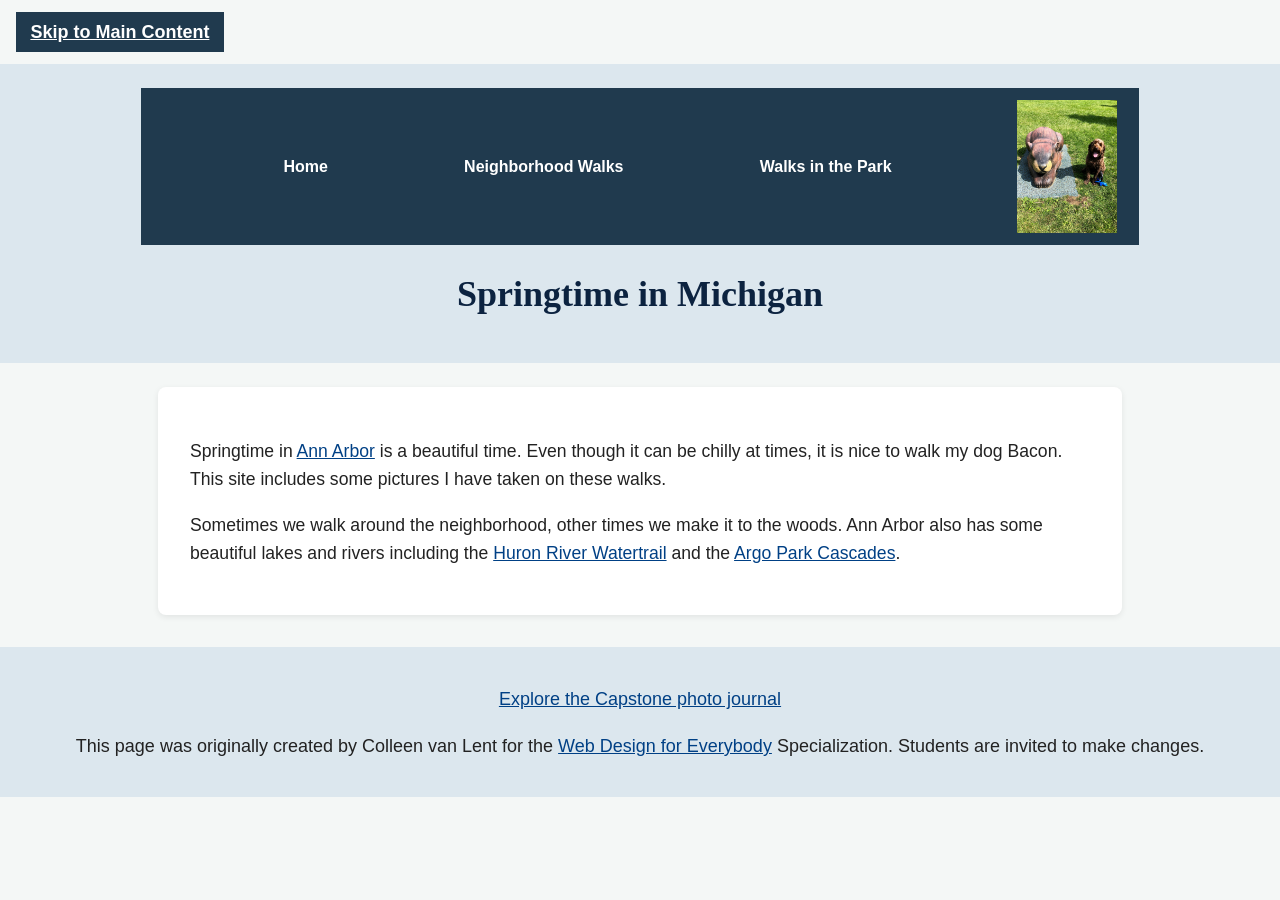
<file: index.html>
<!DOCTYPE html>
<html lang="en">

<head>
  <meta charset="utf-8">
  <meta name="viewport" content="width=device-width, initial-scale=1">
  <title>Springtime In Michigan</title>
  <link rel="stylesheet" href="css/style.css">
</head>

<body>
  <a class="skip-link" href="#main-content">Skip to Main Content</a>
  <header>
    <nav>
      <ul>
        <li><a href="index.html" aria-current="page">Home</a></li>
        <li><a href="neighborhood.html">Neighborhood Walks</a></li>
        <li><a href="parks.html">Walks in the Park</a></li>
      </ul>
      <img src="images/BaconGallupPark.jpg" width="200" alt="Brown Labradoodle sitting next to a statue.">
    </nav>
    <h1>Springtime in Michigan</h1>
  </header>
  <main id="main-content" tabindex="-1">
    <p>Springtime in <a href="https://www.michigan.org/city/ann-arbor">Ann Arbor</a> is a beautiful time. Even though
      it can be chilly at times, it is nice to walk my dog Bacon. This site includes some pictures I have taken on
      these walks. </p>

    <p>Sometimes we walk around the neighborhood, other times we make it to the woods. Ann Arbor also has some
      beautiful lakes and rivers including the <a
        href="https://www.annarbor.org/things-to-do/recreation-outdoors/huron-river/">Huron River Watertrail</a> and
      the <a href="https://www.a2gov.org/departments/Parks-Recreation/parks-places/argo/pages/default.aspx">Argo Park
        Cascades</a>.</p>

  </main>
  <footer>
    <p><a href="capstone/index.html">Explore the Capstone photo journal</a></p>
    <p>This page was originally created by Colleen van Lent for the <a
        href="https://www.coursera.org/specializations/web-design"> Web Design for Everybody</a> Specialization.
      Students are invited to make changes.</p>
  </footer>

</body>

</html>
</file>
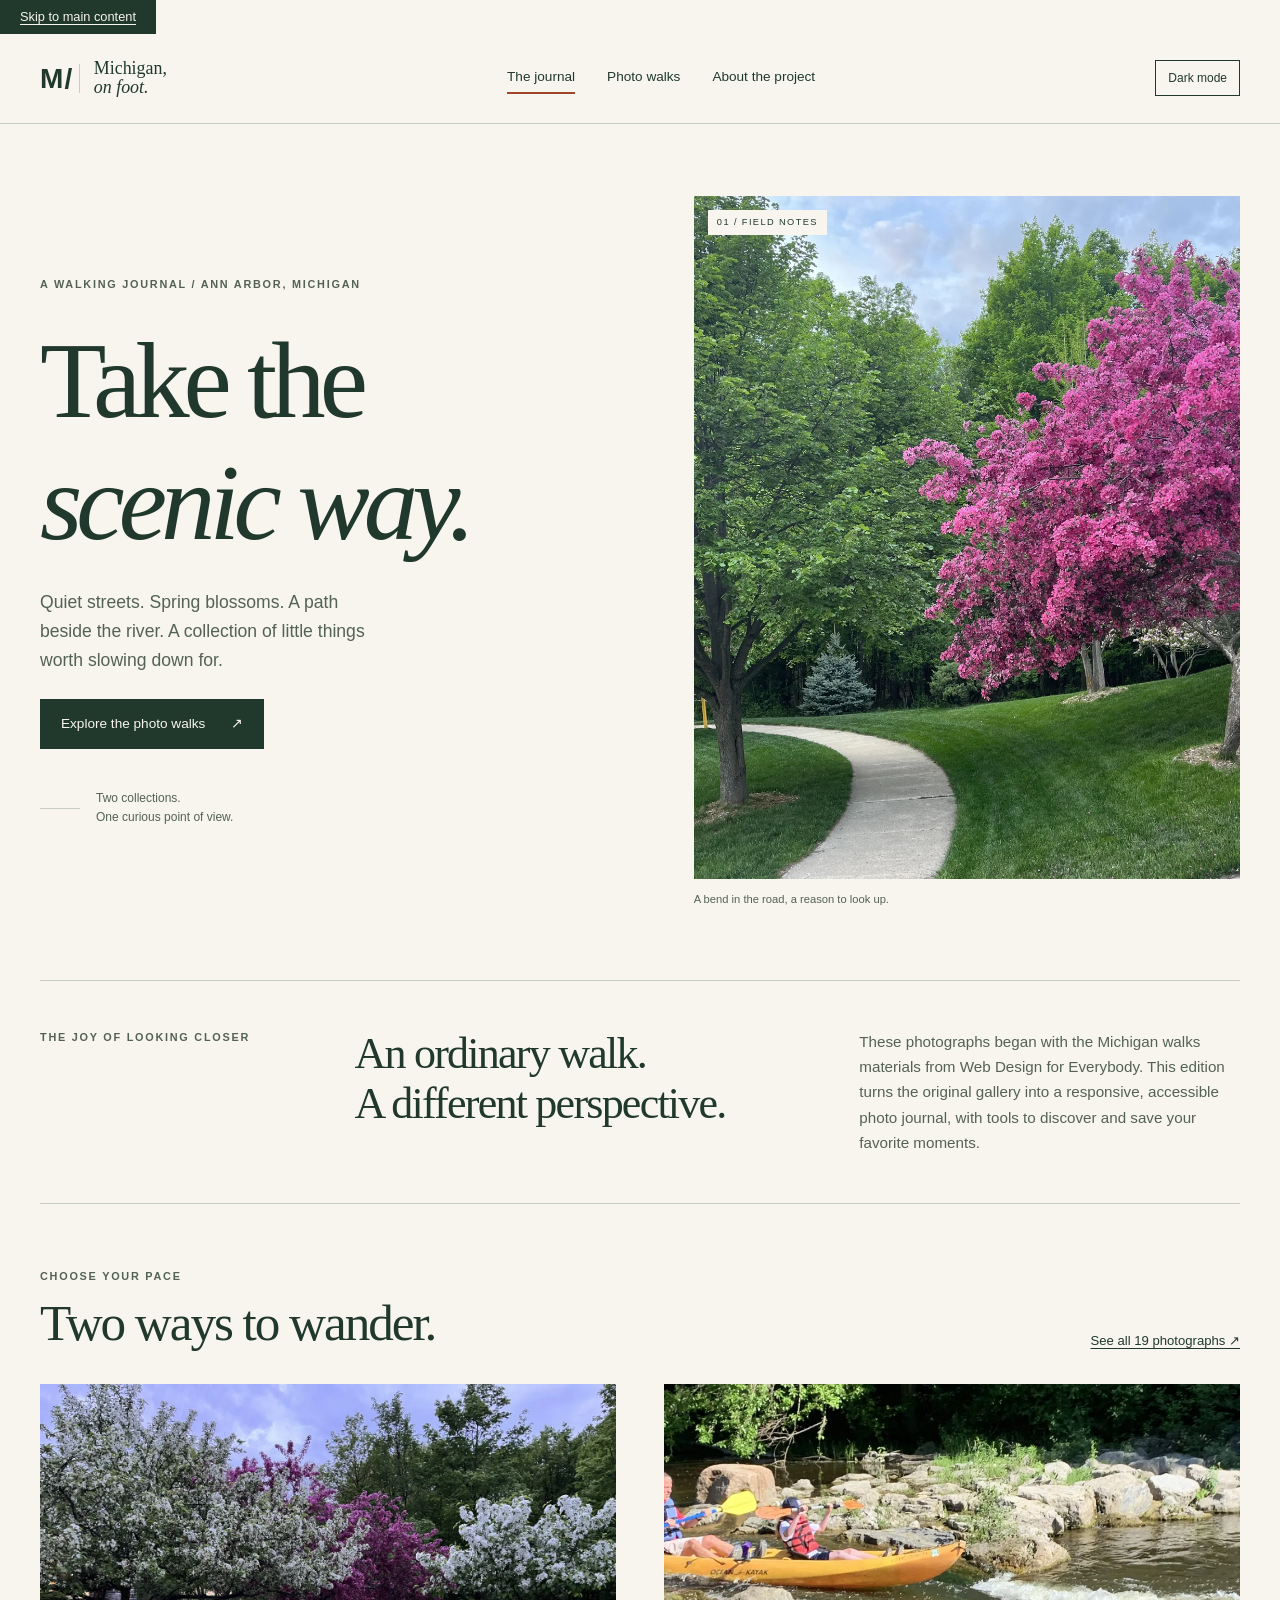
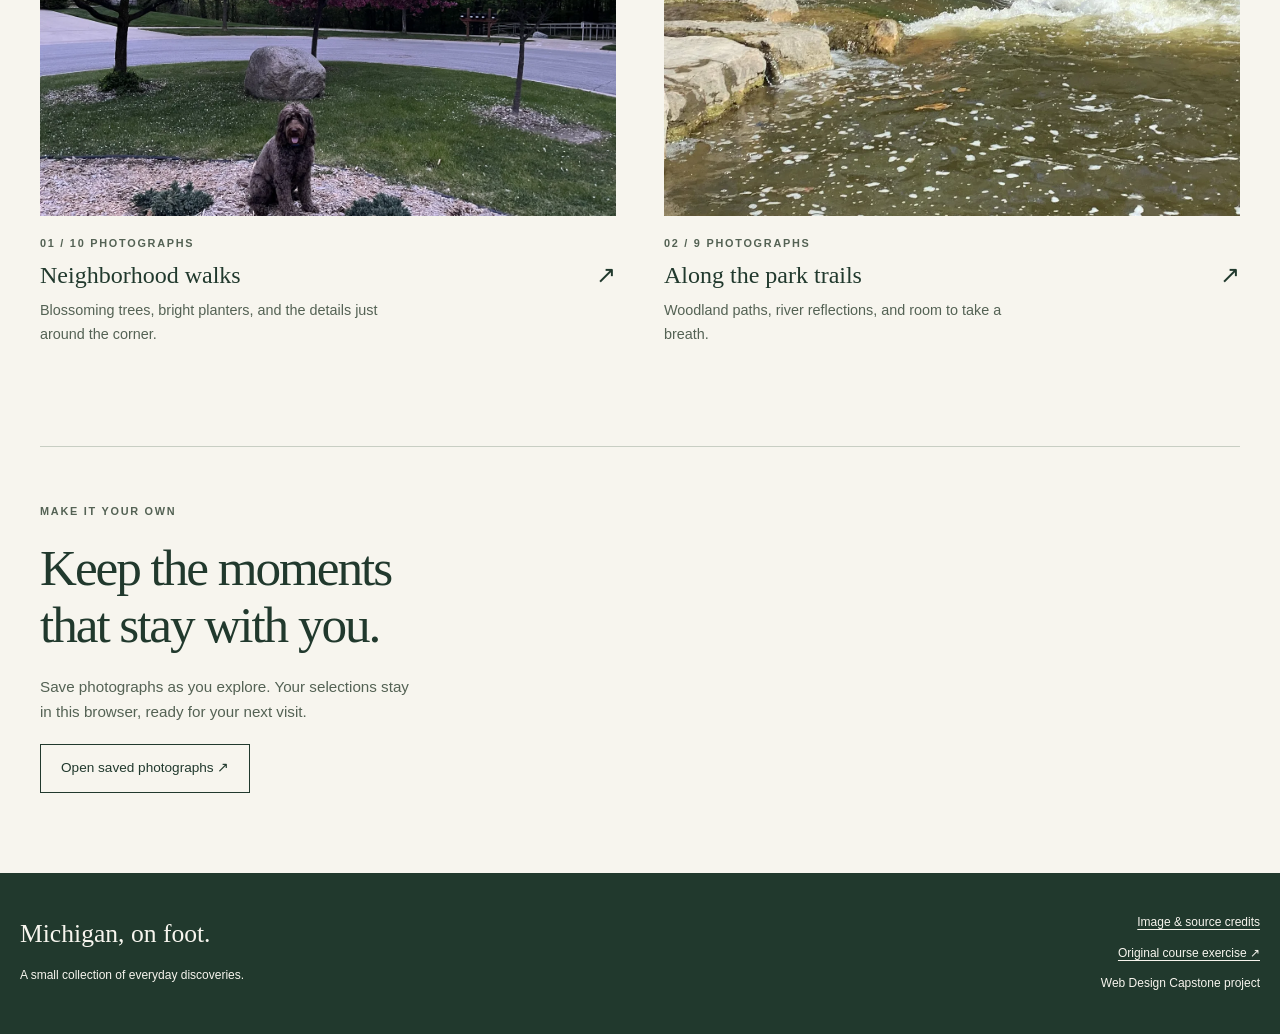
<file: capstone/index.html>
<!doctype html>
<html lang="en">
<head><meta charset="utf-8"><meta name="viewport" content="width=device-width, initial-scale=1"><meta name="description" content="Discover neighborhood blossoms and park trails through an accessible Michigan photo journal."><meta name="color-scheme" content="light dark"><title>A walking journal — Michigan, on foot</title><link rel="stylesheet" href="assets/site.css"><script src="assets/site.js" defer></script></head>
<body><a class="skip-link" href="#main-content">Skip to main content</a>
<header class="site-header"><div class="header-inner"><a class="brand" href="index.html" aria-label="Michigan, on foot — home"><span class="brand-mark" aria-hidden="true">M /</span><span>Michigan,<br><em>on foot.</em></span></a><nav aria-label="Main navigation"><a href="index.html" aria-current="page">The journal</a><a href="gallery.html">Photo walks</a><a href="about.html">About the project</a></nav><button id="theme-toggle" class="theme-toggle" type="button" aria-pressed="false">Dark mode</button></div></header>
<main id="main-content" tabindex="-1"><section class="hero section-shell"><div class="hero-copy"><p class="eyebrow">A walking journal / Ann Arbor, Michigan</p><h1>Take the<br><em>scenic way.</em></h1><p class="hero-description">Quiet streets. Spring blossoms. A path beside the river. A collection of little things worth slowing down for.</p><a class="button button-solid" href="gallery.html">Explore the photo walks <span aria-hidden="true">↗</span></a><div class="hero-note"><span class="note-line" aria-hidden="true"></span><p>Two collections.<br>One curious point of view.</p></div></div><figure class="hero-photo"><img src="assets/images/bend_in_the_road.webp" alt="a purple tree stands in contrast to the green leaved trees along a bend in the road" width="1050" height="1400" loading="eager"><span class="photo-number" aria-hidden="true">01 / FIELD NOTES</span><figcaption>A bend in the road, a reason to look up.</figcaption></figure></section>
<section class="intro-strip section-shell" aria-labelledby="intro-title"><p class="eyebrow">The joy of looking closer</p><h2 id="intro-title">An ordinary walk.<br>A different perspective.</h2><p>These photographs began with the Michigan walks materials from Web Design for Everybody. This edition turns the original gallery into a responsive, accessible photo journal, with tools to discover and save your favorite moments.</p></section>
<section class="section-shell collections" aria-labelledby="collections-title"><div class="section-heading"><div><p class="eyebrow">Choose your pace</p><h2 id="collections-title">Two ways to wander.</h2></div><a class="text-link" href="gallery.html">See all 19 photographs ↗</a></div><div class="collection-grid"><a class="collection-card" href="gallery.html?collection=neighborhood"><div class="collection-image"><img src="assets/images/blooming_trees.webp" alt="brown labradoodle sitting in front of white and purple blooming  trees" width="1400" height="1050" loading="lazy"></div><div class="collection-copy"><p class="eyebrow">01 / 10 photographs</p><h3>Neighborhood walks <span aria-hidden="true">↗</span></h3><p>Blossoming trees, bright planters, and the details just around the corner.</p></div></a><a class="collection-card" href="gallery.html?collection=parks"><div class="collection-image"><img src="assets/images/huron_river_cascades.webp" alt="two people on a kayak approaching some small rapids" width="1050" height="1400" loading="lazy"></div><div class="collection-copy"><p class="eyebrow">02 / 9 photographs</p><h3>Along the park trails <span aria-hidden="true">↗</span></h3><p>Woodland paths, river reflections, and room to take a breath.</p></div></a></div></section>
<section class="closing-note section-shell"><p class="eyebrow">Make it your own</p><h2>Keep the moments<br>that stay with you.</h2><p>Save photographs as you explore. Your selections stay in this browser, ready for your next visit.</p><a class="button" href="gallery.html?collection=saved">Open saved photographs ↗</a></section></main>
<footer class="site-footer"><div><a class="footer-brand" href="index.html">Michigan, on foot.</a><p>A small collection of everyday discoveries.</p></div><div><a href="about.html#credits">Image &amp; source credits</a><a href="../index.html">Original course exercise ↗</a><p>Web Design Capstone project</p></div></footer>
<div class="visually-hidden" id="announcement" role="status" aria-live="polite"></div>
</body></html>
</file>
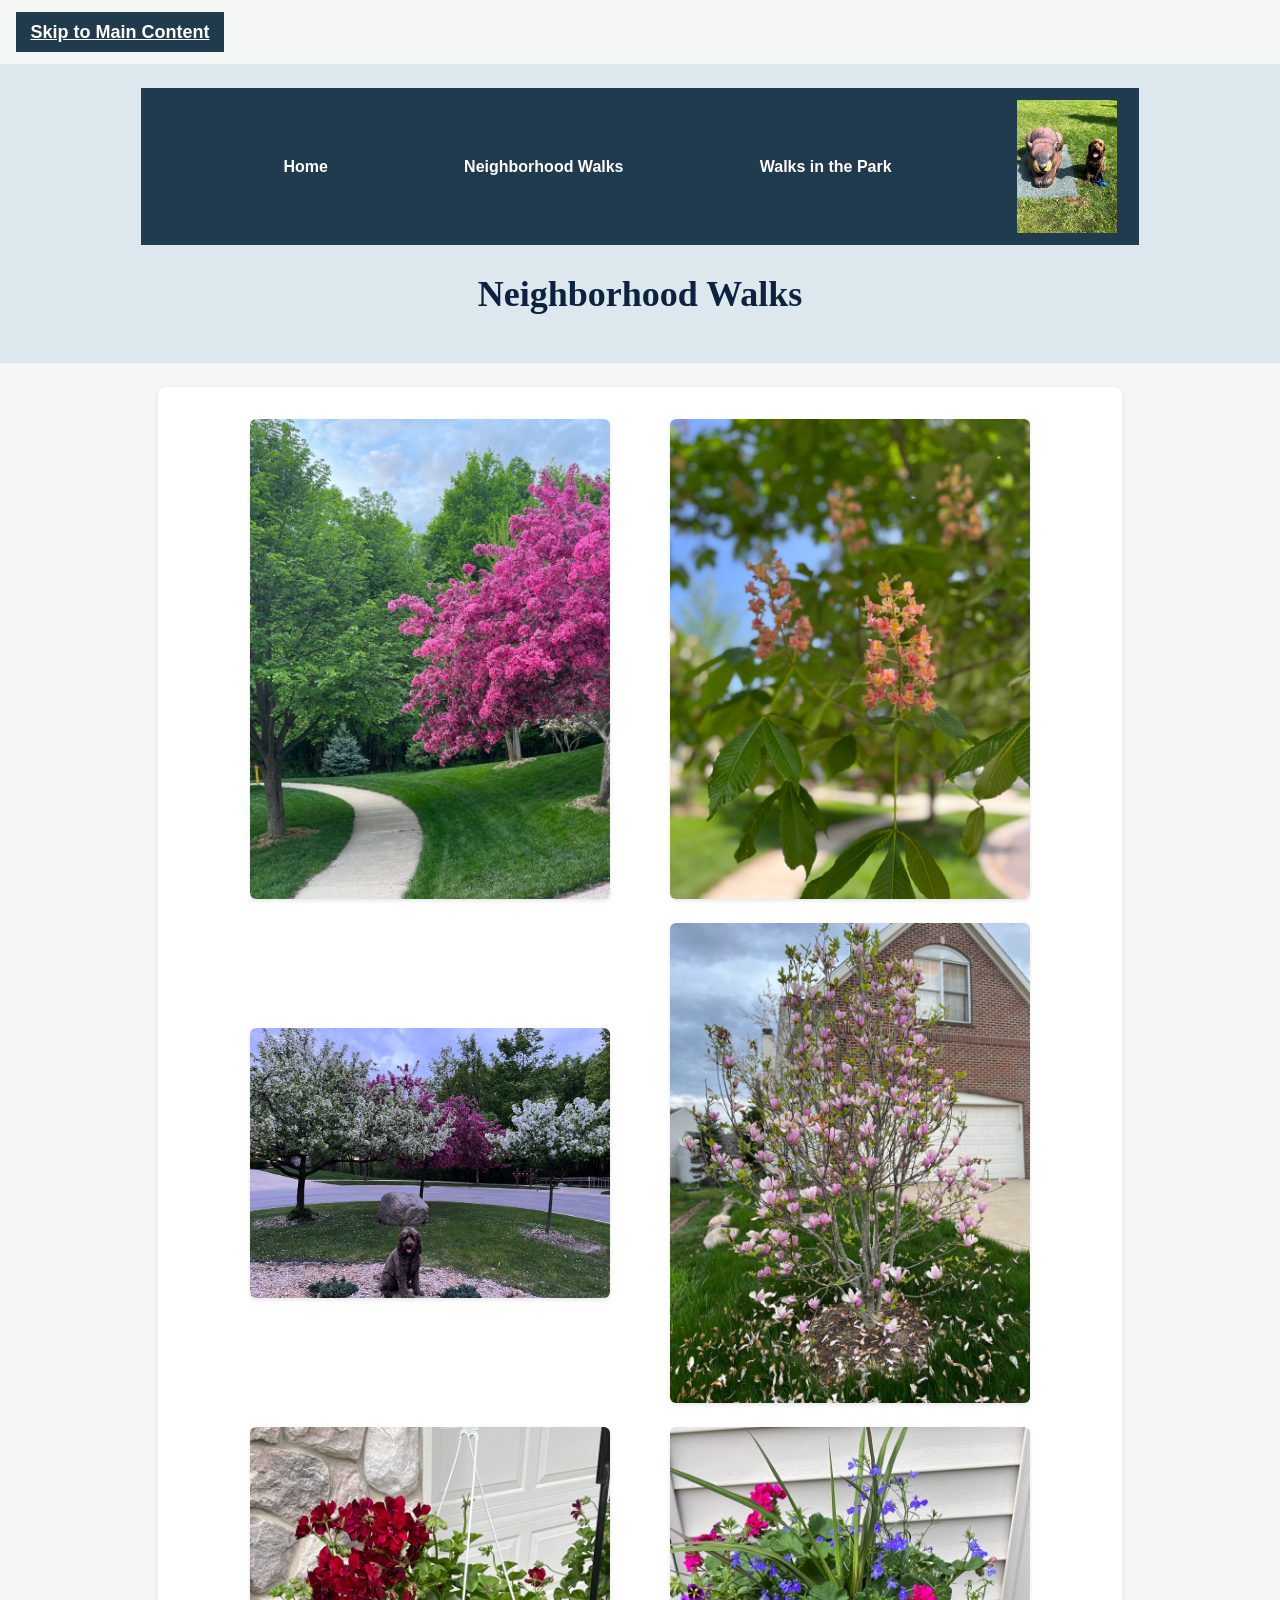
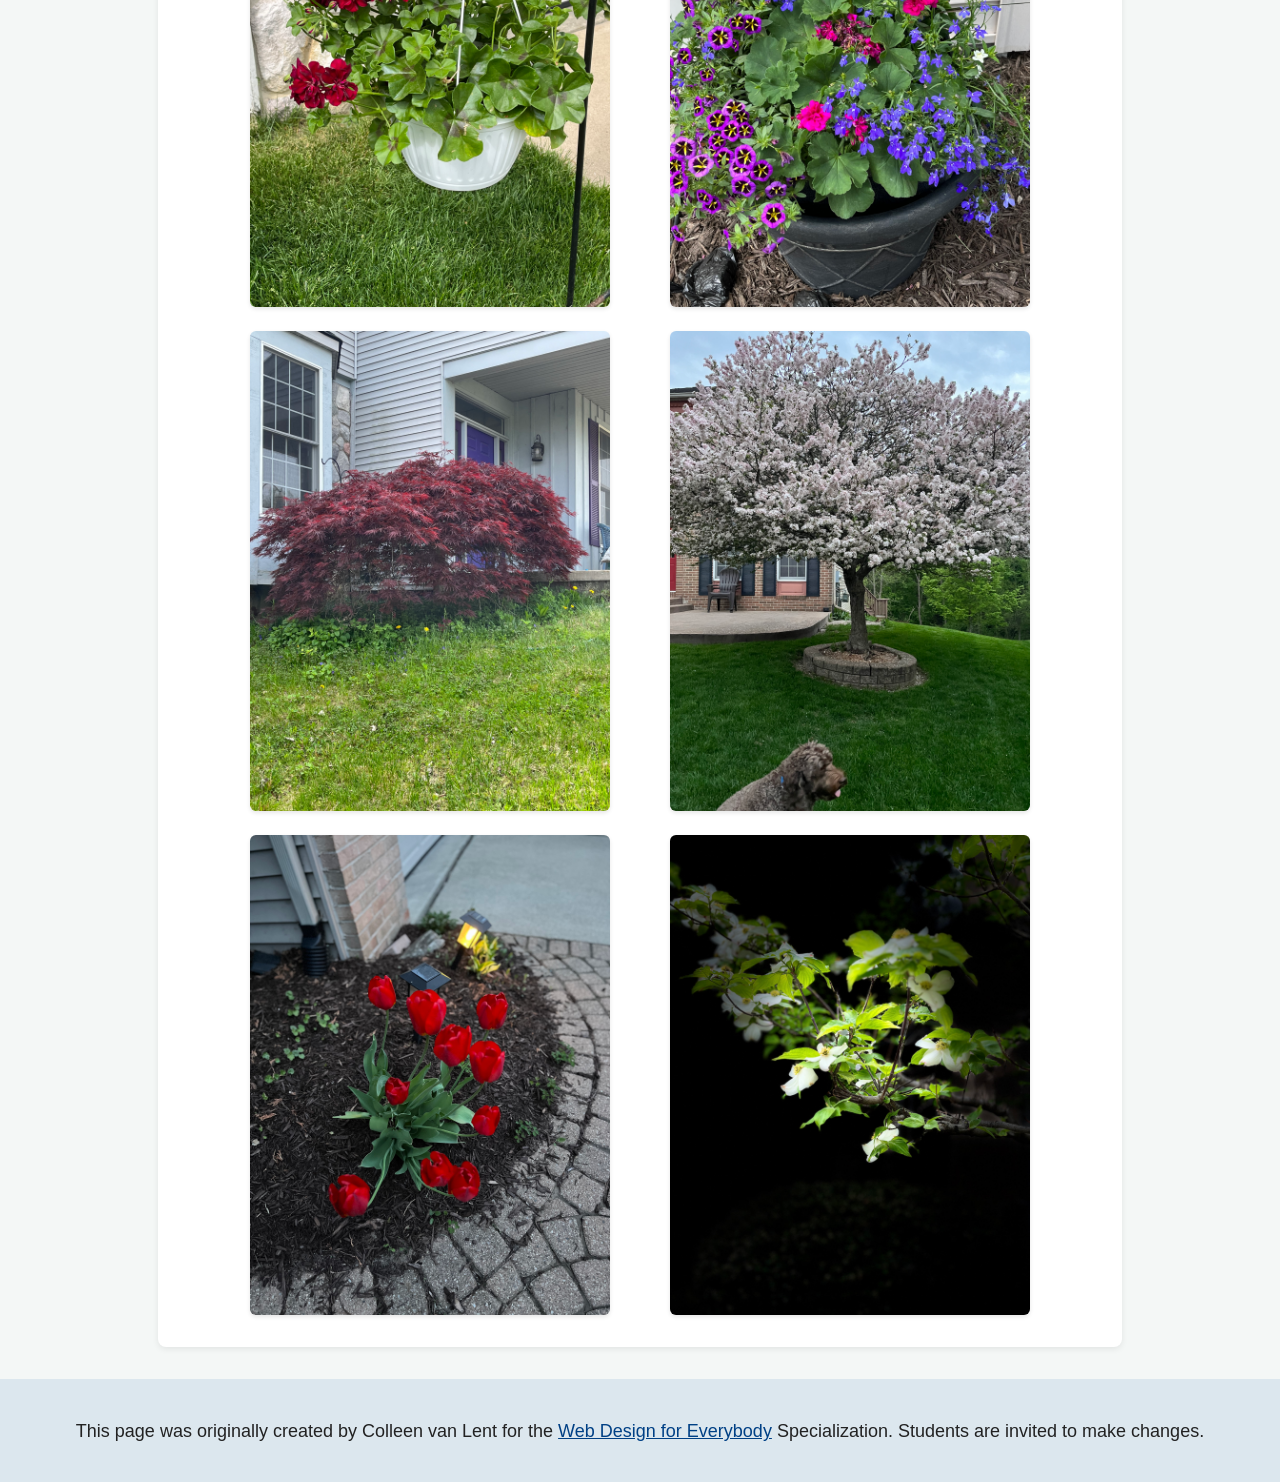
<file: neighborhood.html>
<!DOCTYPE html>
<html lang="en">

<head>
  <meta charset="utf-8">
  <meta name="viewport" content="width=device-width, initial-scale=1">
  <title>Neighborhood Walk</title>
  <link rel="stylesheet" href="css/style.css">
</head>

<body>
  <a class="skip-link" href="#main-content">Skip to Main Content</a>
  <header>
    <nav>
      <ul>
        <li><a href="index.html">Home</a></li>
        <li><a href="neighborhood.html" aria-current="page">Neighborhood Walks</a></li>
        <li><a href="parks.html">Walks in the Park</a></li>
      </ul>
      <img src="images/BaconGallupPark.jpg" width="200" alt="Brown Labradoodle sitting next to a statue.">
    </nav>
    <h1>Neighborhood Walks</h1>
  </header>
  <main id="main-content" tabindex="-1">
    <div class="grid">
      <img src="images/bend_in_the_road.png"
        alt="a purple tree stands in contrast to the green leaved trees along a bend in the road" width="100">
      <img src="images/pink_blossoms.png" alt="small pink blossoms on an otherwise green leaved tree" width="100">
      <img src="images/blooming_trees.png" alt="brown labradoodle sitting in front of white and purple blooming  trees"
        width="100">
      <img src="images/falling_petals.png" alt="a purple tulip tree that is beginning to shed its petals" width="100">
      <img src="images/hanging_plants.png" alt="red and green plants in a decorative hanging basket" width="100">
      <img src="images/potted_plants.png" alt="a decorative planter with a variety of brightly colored plants "
        width="100">
      <img src="images/red_maple.png" alt="a small Japanese maple tree in front of a purple door" width="100">
      <img src="images/tree_with_white_blooms.png"
        alt="brown labradoodle sitting in front of tree blooming with white petals" width="100">
      <img src="images/tulips.png" alt="bright red tulips in front of a garden light" width="100">
      <img src="images/white_buds_on_tree.png" alt="artsy shot of white blooms on a green tree with a dark background"
        width="100">
    </div>
  </main>
  <footer>
    <p>This page was originally created by Colleen van Lent for the <a
        href="https://www.coursera.org/specializations/web-design"> Web Design for Everybody</a> Specialization.
      Students are invited to make changes.</p>
  </footer>

</body>

</html>
</file>
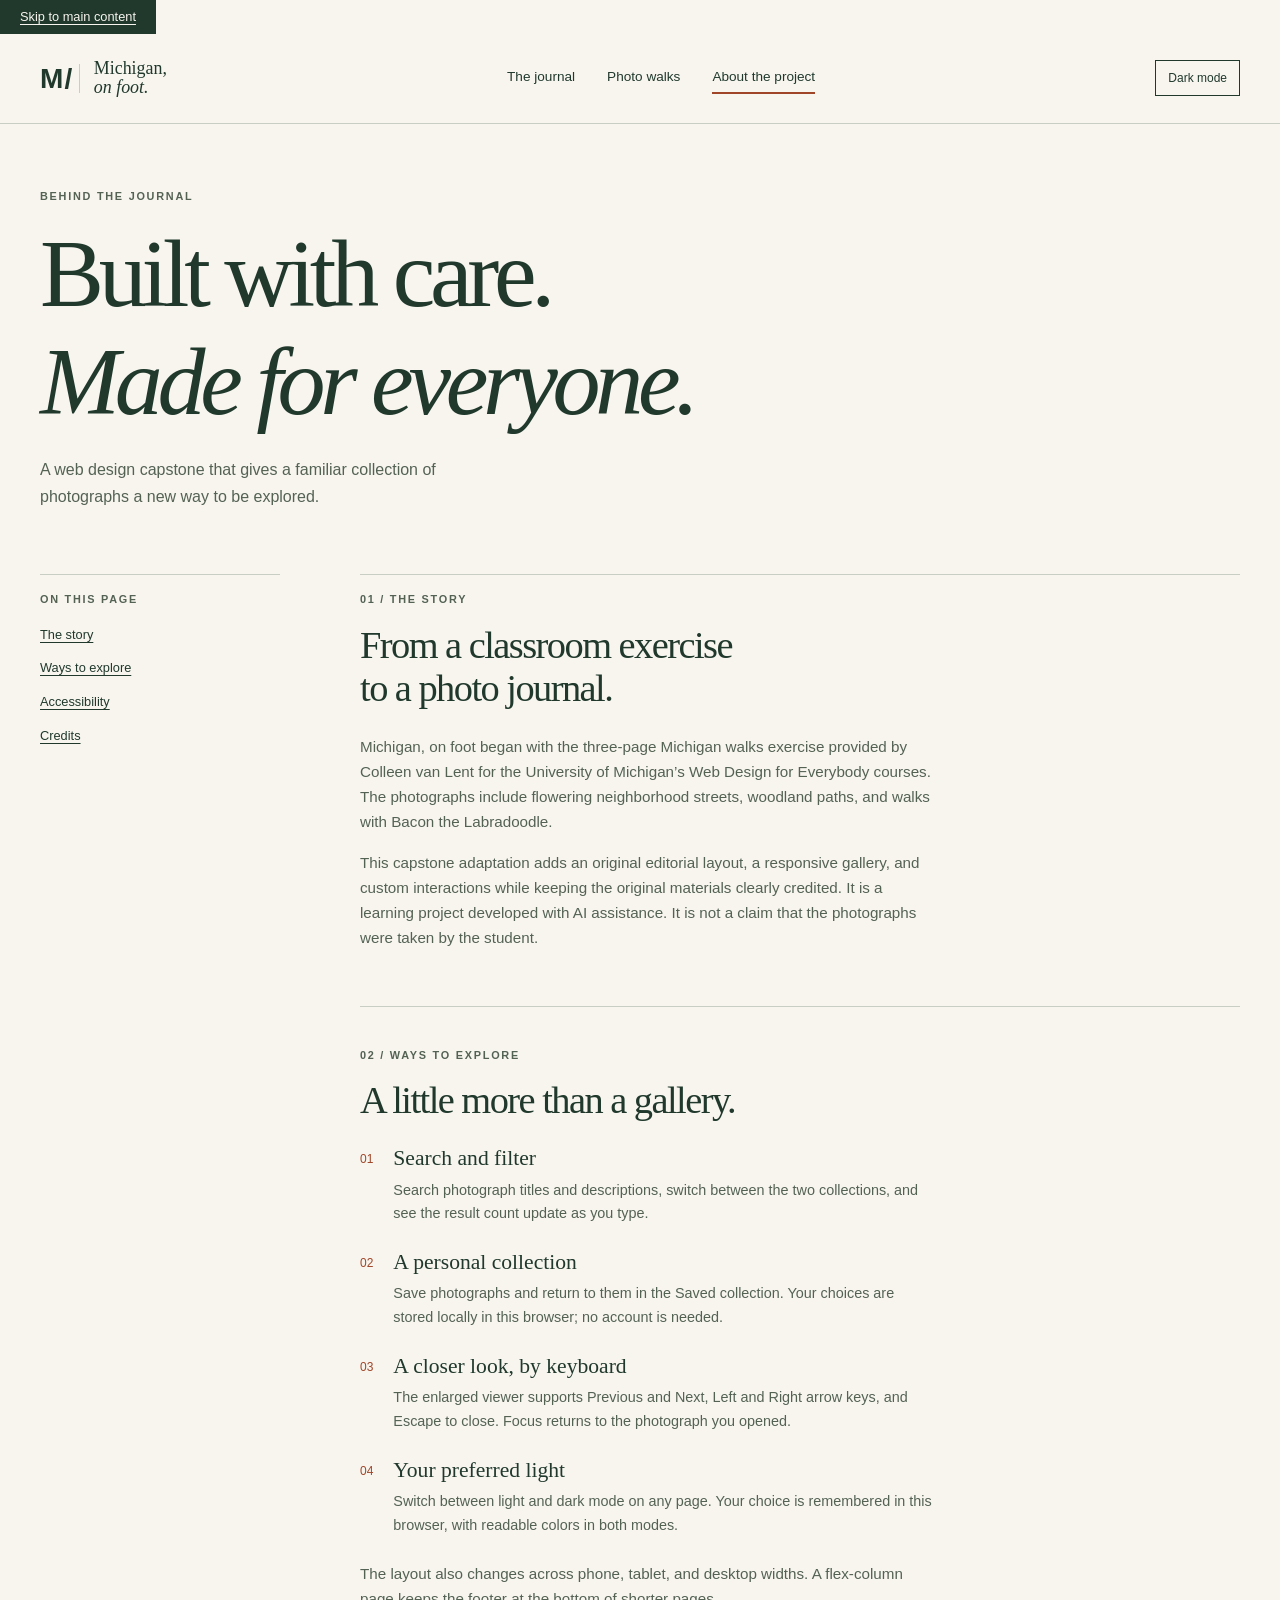
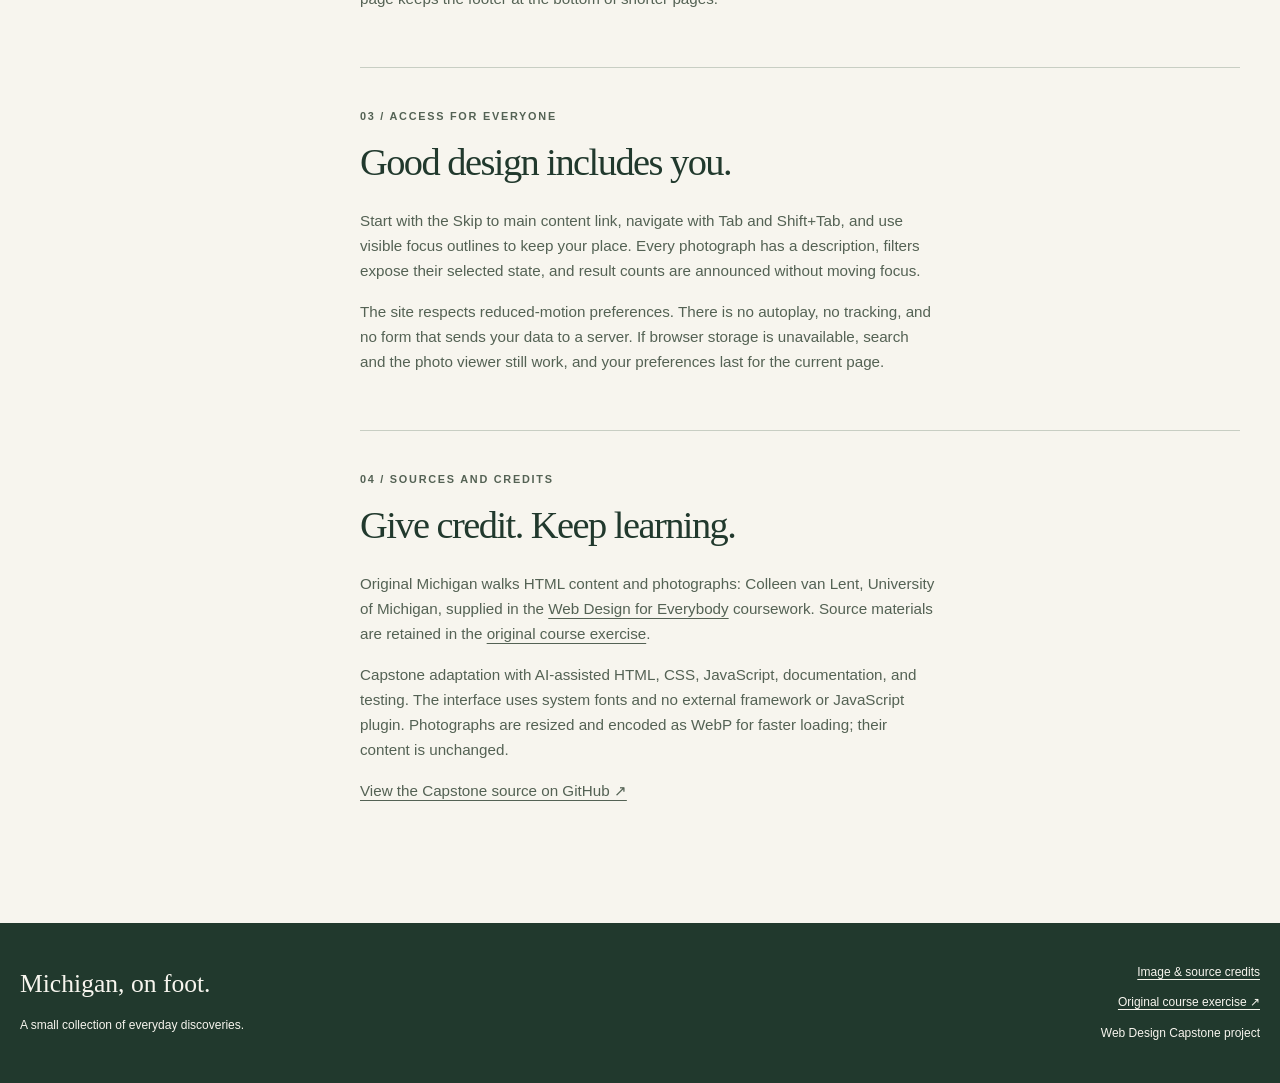
<file: capstone/about.html>
<!doctype html>
<html lang="en">
<head><meta charset="utf-8"><meta name="viewport" content="width=device-width, initial-scale=1"><meta name="description" content="Learn about the project, its accessibility features, and the credited Michigan walks source materials."><meta name="color-scheme" content="light dark"><title>About the project — Michigan, on foot</title><link rel="stylesheet" href="assets/site.css"><script src="assets/site.js" defer></script></head>
<body><a class="skip-link" href="#main-content">Skip to main content</a>
<header class="site-header"><div class="header-inner"><a class="brand" href="index.html" aria-label="Michigan, on foot — home"><span class="brand-mark" aria-hidden="true">M /</span><span>Michigan,<br><em>on foot.</em></span></a><nav aria-label="Main navigation"><a href="index.html">The journal</a><a href="gallery.html">Photo walks</a><a href="about.html" aria-current="page">About the project</a></nav><button id="theme-toggle" class="theme-toggle" type="button" aria-pressed="false">Dark mode</button></div></header>
<main id="main-content" tabindex="-1"><section class="page-intro section-shell"><p class="eyebrow">Behind the journal</p><h1>Built with care.<br><em>Made for everyone.</em></h1><p>A web design capstone that gives a familiar collection of photographs a new way to be explored.</p></section>
<div class="about-layout section-shell"><aside class="about-index"><p class="eyebrow">On this page</p><nav aria-label="About page sections"><a href="#story">The story</a><a href="#features">Ways to explore</a><a href="#accessibility">Accessibility</a><a href="#credits">Credits</a></nav></aside><div class="about-content"><section id="story"><p class="eyebrow">01 / The story</p><h2>From a classroom exercise<br>to a photo journal.</h2><p>Michigan, on foot began with the three-page Michigan walks exercise provided by Colleen van Lent for the University of Michigan’s Web Design for Everybody courses. The photographs include flowering neighborhood streets, woodland paths, and walks with Bacon the Labradoodle.</p><p>This capstone adaptation adds an original editorial layout, a responsive gallery, and custom interactions while keeping the original materials clearly credited. It is a learning project developed with AI assistance. It is not a claim that the photographs were taken by the student.</p></section>
<section id="features"><p class="eyebrow">02 / Ways to explore</p><h2>A little more than a gallery.</h2><div class="feature-list"><article><span aria-hidden="true">01</span><div><h3>Search and filter</h3><p>Search photograph titles and descriptions, switch between the two collections, and see the result count update as you type.</p></div></article><article><span aria-hidden="true">02</span><div><h3>A personal collection</h3><p>Save photographs and return to them in the Saved collection. Your choices are stored locally in this browser; no account is needed.</p></div></article><article><span aria-hidden="true">03</span><div><h3>A closer look, by keyboard</h3><p>The enlarged viewer supports Previous and Next, Left and Right arrow keys, and Escape to close. Focus returns to the photograph you opened.</p></div></article><article><span aria-hidden="true">04</span><div><h3>Your preferred light</h3><p>Switch between light and dark mode on any page. Your choice is remembered in this browser, with readable colors in both modes.</p></div></article></div><p>The layout also changes across phone, tablet, and desktop widths. A flex-column page keeps the footer at the bottom of shorter pages.</p></section>
<section id="accessibility"><p class="eyebrow">03 / Access for everyone</p><h2>Good design includes you.</h2><p>Start with the Skip to main content link, navigate with Tab and Shift+Tab, and use visible focus outlines to keep your place. Every photograph has a description, filters expose their selected state, and result counts are announced without moving focus.</p><p>The site respects reduced-motion preferences. There is no autoplay, no tracking, and no form that sends your data to a server. If browser storage is unavailable, search and the photo viewer still work, and your preferences last for the current page.</p></section>
<section id="credits"><p class="eyebrow">04 / Sources and credits</p><h2>Give credit. Keep learning.</h2><p>Original Michigan walks HTML content and photographs: Colleen van Lent, University of Michigan, supplied in the <a href="https://www.coursera.org/specializations/web-design">Web Design for Everybody</a> coursework. Source materials are retained in the <a href="../index.html">original course exercise</a>.</p><p>Capstone adaptation with AI-assisted HTML, CSS, JavaScript, documentation, and testing. The interface uses system fonts and no external framework or JavaScript plugin. Photographs are resized and encoded as WebP for faster loading; their content is unchanged.</p><p><a href="https://github.com/phudepzai-coder/Danang/tree/main/capstone">View the Capstone source on GitHub ↗</a></p></section></div></div></main>
<footer class="site-footer"><div><a class="footer-brand" href="index.html">Michigan, on foot.</a><p>A small collection of everyday discoveries.</p></div><div><a href="about.html#credits">Image &amp; source credits</a><a href="../index.html">Original course exercise ↗</a><p>Web Design Capstone project</p></div></footer>
<div class="visually-hidden" id="announcement" role="status" aria-live="polite"></div>
</body></html>
</file>
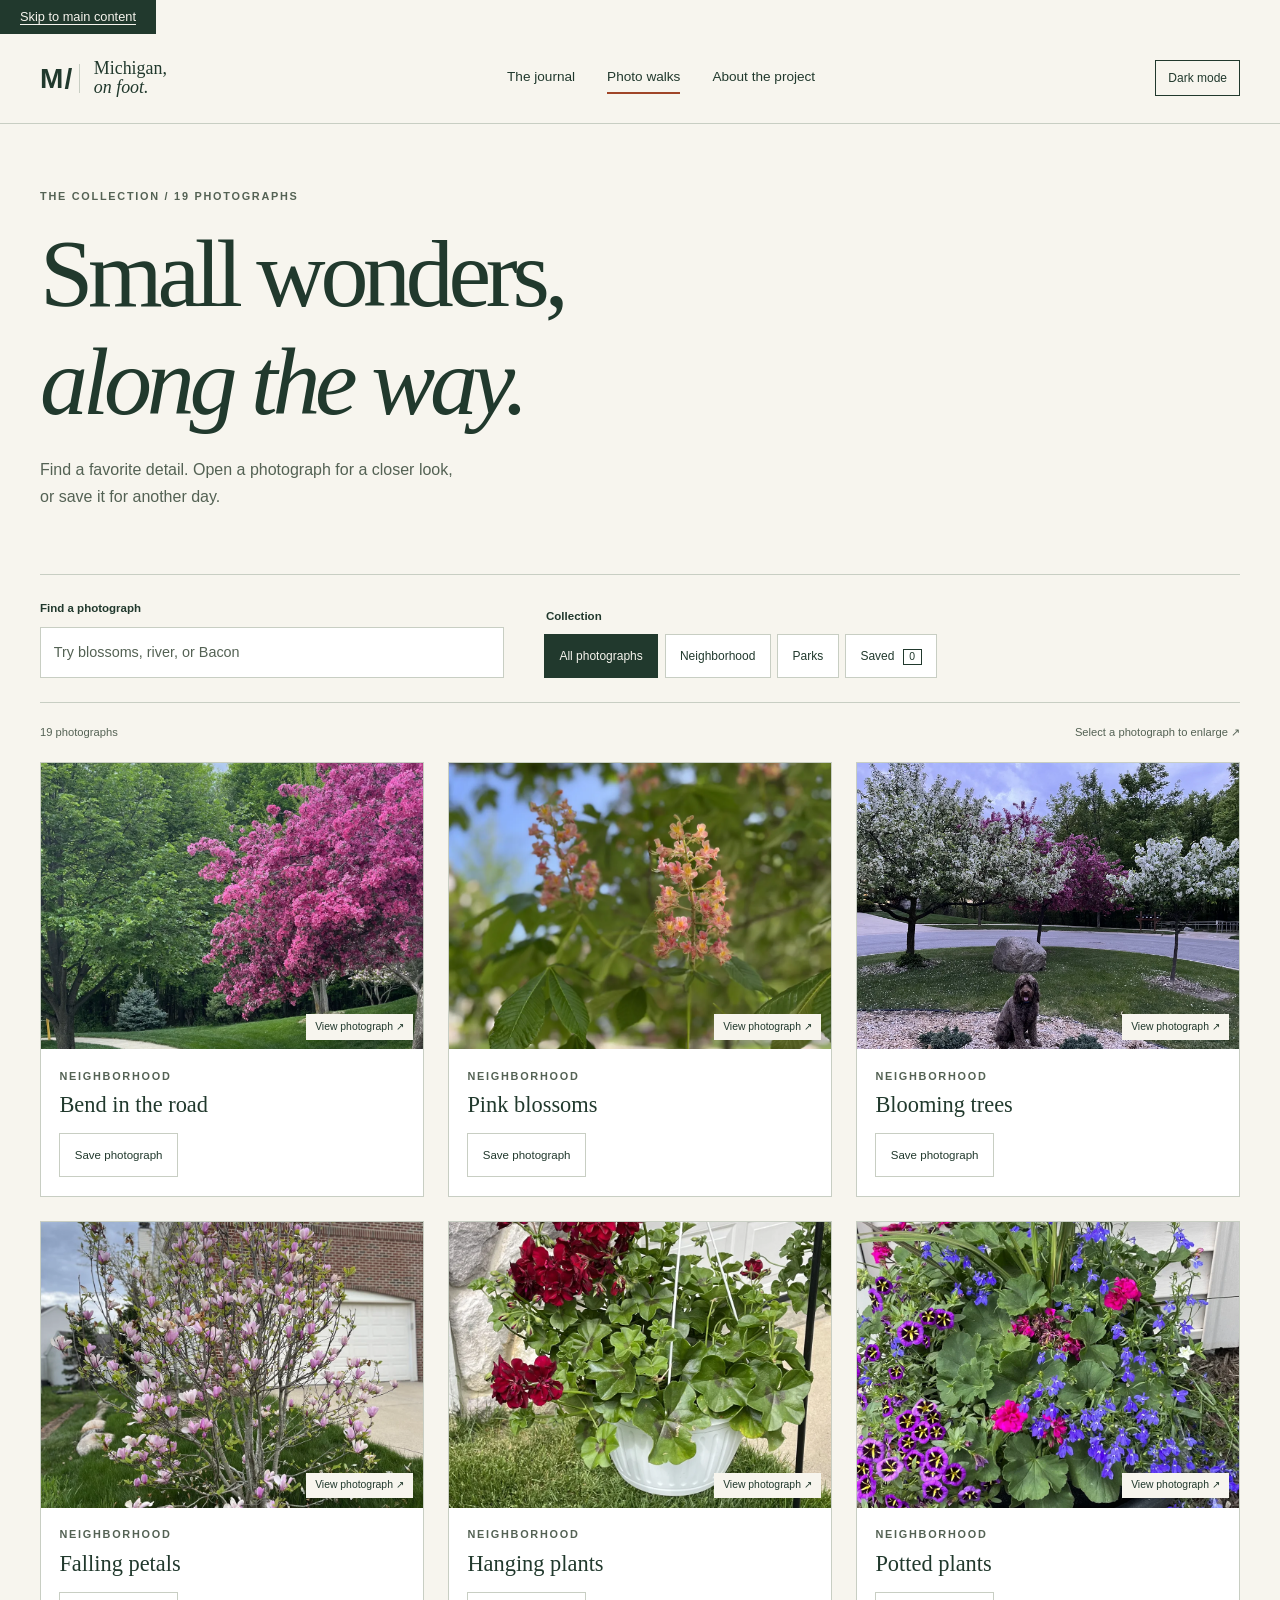
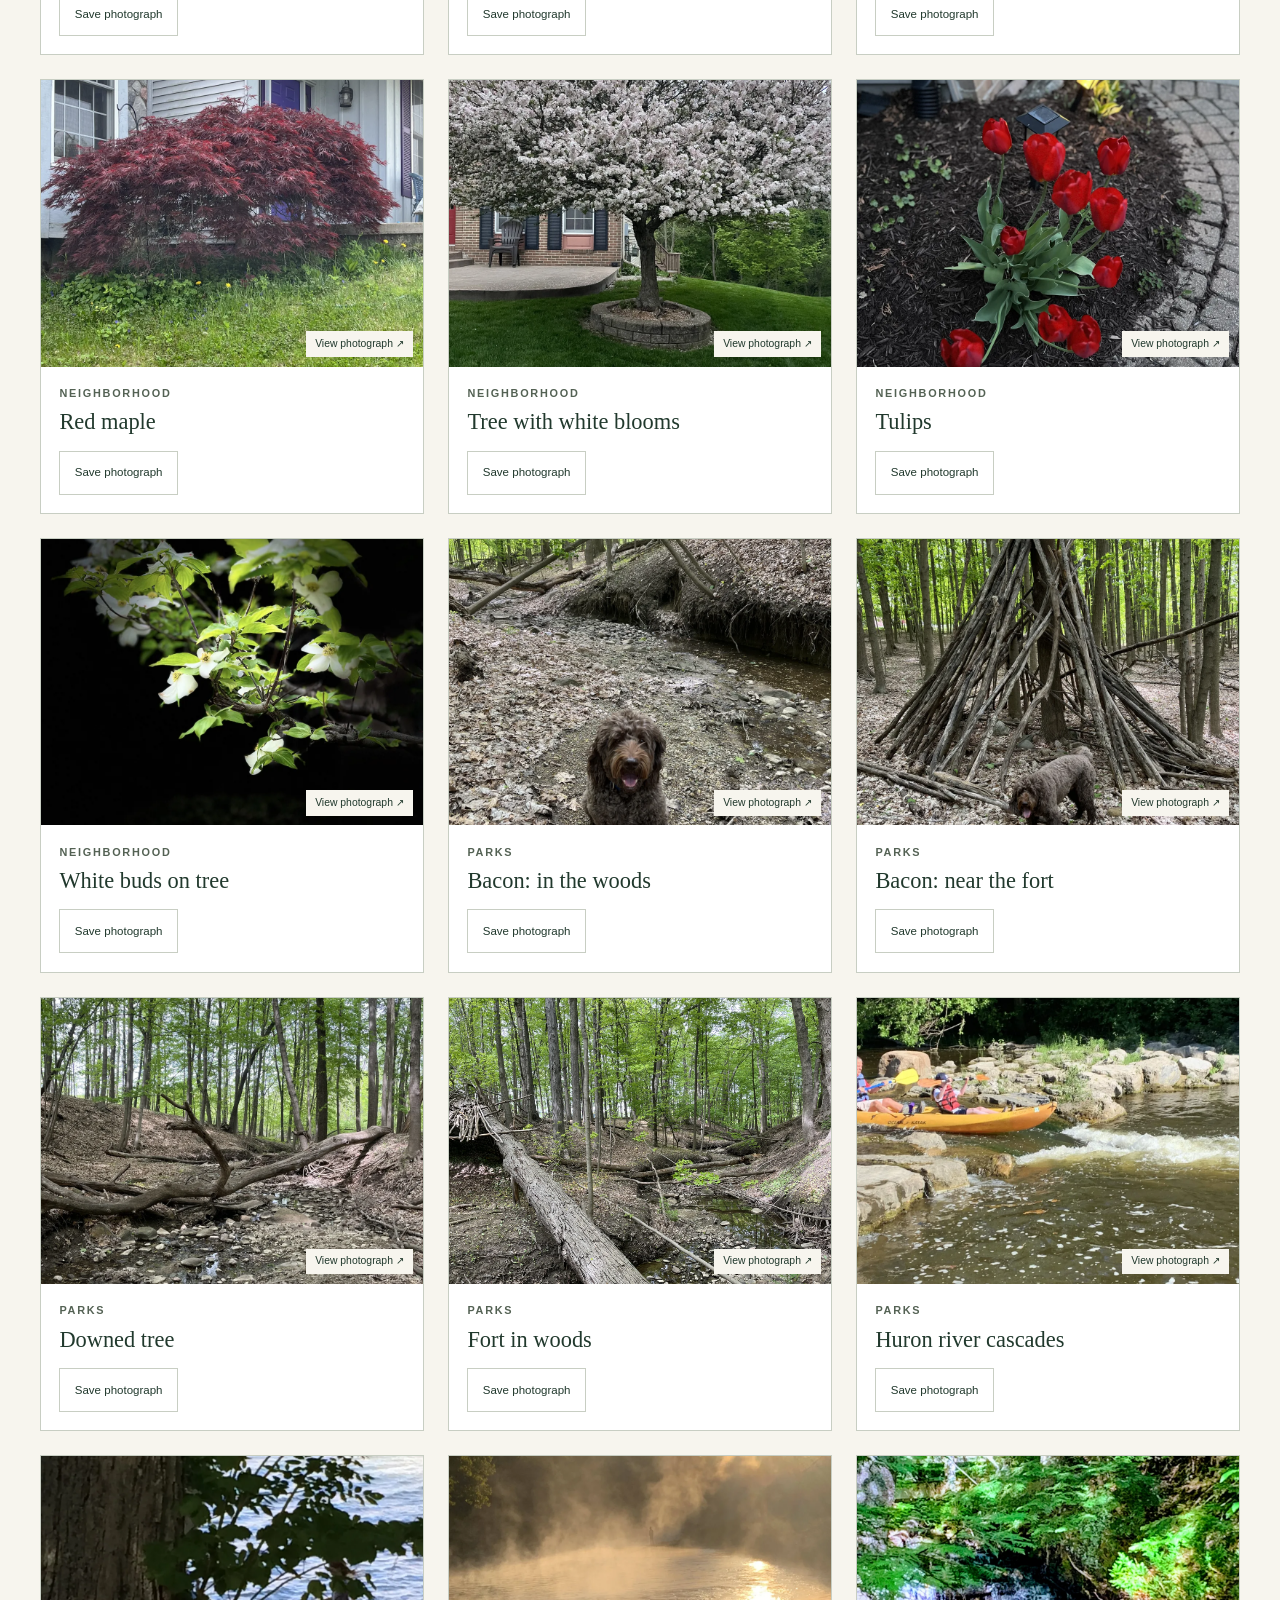
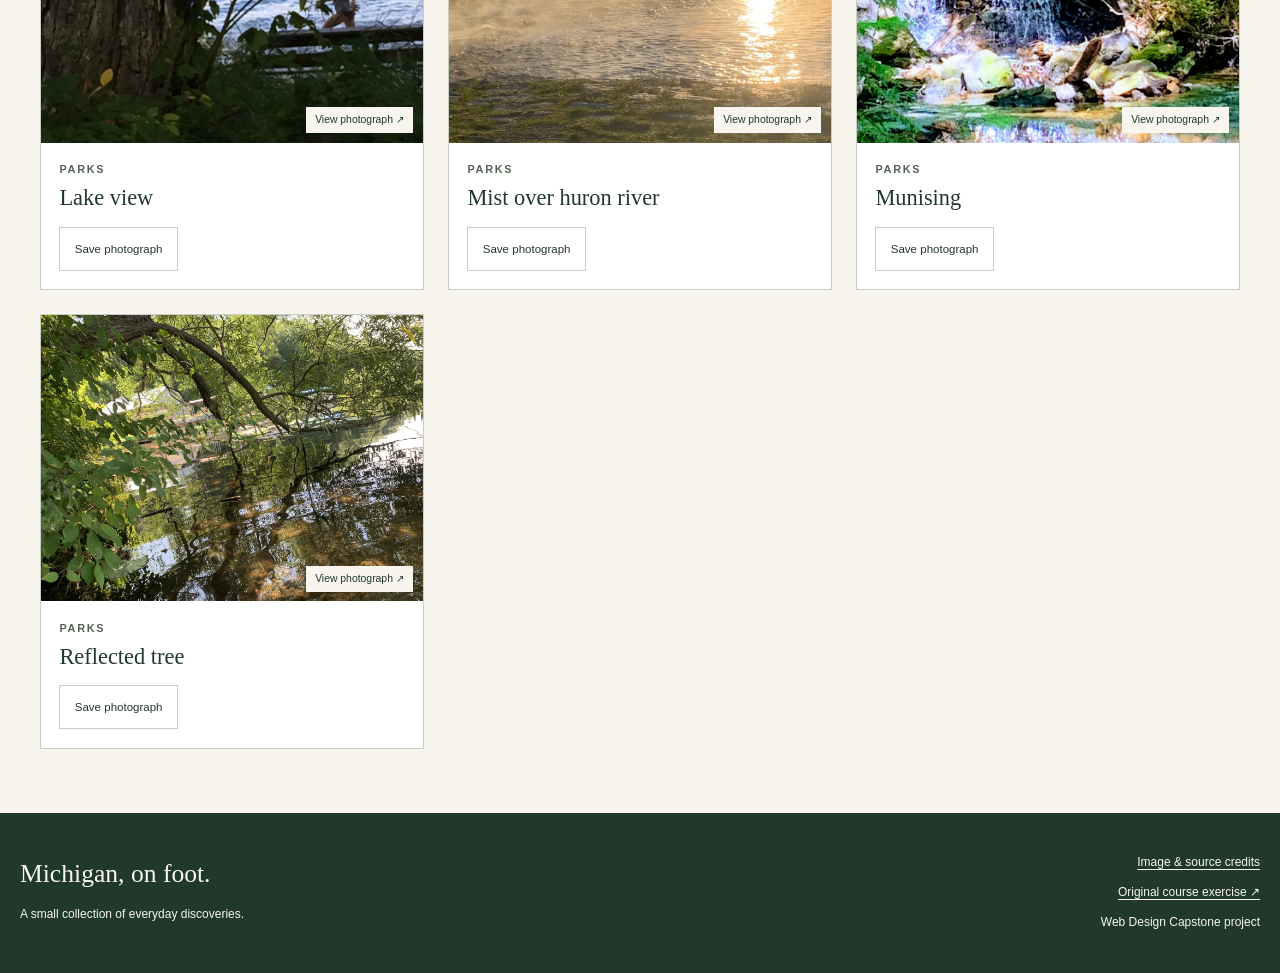
<file: capstone/gallery.html>
<!doctype html>
<html lang="en">
<head><meta charset="utf-8"><meta name="viewport" content="width=device-width, initial-scale=1"><meta name="description" content="Browse, search, enlarge and save 19 photographs of Michigan neighborhoods and parks."><meta name="color-scheme" content="light dark"><title>Photo walks — Michigan, on foot</title><link rel="stylesheet" href="assets/site.css"><script src="assets/site.js" defer></script></head>
<body><a class="skip-link" href="#main-content">Skip to main content</a>
<header class="site-header"><div class="header-inner"><a class="brand" href="index.html" aria-label="Michigan, on foot — home"><span class="brand-mark" aria-hidden="true">M /</span><span>Michigan,<br><em>on foot.</em></span></a><nav aria-label="Main navigation"><a href="index.html">The journal</a><a href="gallery.html" aria-current="page">Photo walks</a><a href="about.html">About the project</a></nav><button id="theme-toggle" class="theme-toggle" type="button" aria-pressed="false">Dark mode</button></div></header>
<main id="main-content" tabindex="-1"><section class="page-intro section-shell"><p class="eyebrow">The collection / 19 photographs</p><h1>Small wonders,<br><em>along the way.</em></h1><p>Find a favorite detail. Open a photograph for a closer look, or save it for another day.</p></section>
<section class="gallery-section section-shell" aria-labelledby="gallery-title"><h2 id="gallery-title" class="visually-hidden">Browse the photographs</h2><form class="gallery-tools" role="search"><div class="search-control"><label for="photo-search">Find a photograph</label><input id="photo-search" type="search" placeholder="Try blossoms, river, or Bacon" autocomplete="off"></div><fieldset class="filter-control"><legend>Collection</legend><div class="filter-buttons"><button type="button" data-filter="all" aria-pressed="true">All photographs</button><button type="button" data-filter="neighborhood" aria-pressed="false">Neighborhood</button><button type="button" data-filter="parks" aria-pressed="false">Parks</button><button type="button" data-filter="saved" aria-pressed="false">Saved <span id="saved-count">0</span></button></div></fieldset></form><div class="results-bar"><p id="result-count" role="status" aria-live="polite">19 photographs</p><p>Select a photograph to enlarge ↗</p></div><div class="photo-grid"><article class="photo-card" data-photo="bend_in_the_road" data-category="neighborhood" data-search="Bend in the road a purple tree stands in contrast to the green leaved trees along a bend in the road">
      <button class="photo-open" type="button" data-open="bend_in_the_road" aria-label="Enlarge: Bend in the road"><img src="assets/images/bend_in_the_road.webp" alt="a purple tree stands in contrast to the green leaved trees along a bend in the road" width="1050" height="1400" loading="lazy"><span class="view-image" aria-hidden="true">View photograph ↗</span></button>
      <div class="photo-info"><p class="eyebrow">Neighborhood</p><h3>Bend in the road</h3><button class="save-button" type="button" data-save="bend_in_the_road" aria-pressed="false" aria-label="Save Bend in the road">Save photograph</button></div>
    </article><article class="photo-card" data-photo="pink_blossoms" data-category="neighborhood" data-search="Pink blossoms small pink blossoms on an otherwise green leaved tree">
      <button class="photo-open" type="button" data-open="pink_blossoms" aria-label="Enlarge: Pink blossoms"><img src="assets/images/pink_blossoms.webp" alt="small pink blossoms on an otherwise green leaved tree" width="1050" height="1400" loading="lazy"><span class="view-image" aria-hidden="true">View photograph ↗</span></button>
      <div class="photo-info"><p class="eyebrow">Neighborhood</p><h3>Pink blossoms</h3><button class="save-button" type="button" data-save="pink_blossoms" aria-pressed="false" aria-label="Save Pink blossoms">Save photograph</button></div>
    </article><article class="photo-card" data-photo="blooming_trees" data-category="neighborhood" data-search="Blooming trees brown labradoodle sitting in front of white and purple blooming  trees">
      <button class="photo-open" type="button" data-open="blooming_trees" aria-label="Enlarge: Blooming trees"><img src="assets/images/blooming_trees.webp" alt="brown labradoodle sitting in front of white and purple blooming  trees" width="1400" height="1050" loading="lazy"><span class="view-image" aria-hidden="true">View photograph ↗</span></button>
      <div class="photo-info"><p class="eyebrow">Neighborhood</p><h3>Blooming trees</h3><button class="save-button" type="button" data-save="blooming_trees" aria-pressed="false" aria-label="Save Blooming trees">Save photograph</button></div>
    </article><article class="photo-card" data-photo="falling_petals" data-category="neighborhood" data-search="Falling petals a purple tulip tree that is beginning to shed its petals">
      <button class="photo-open" type="button" data-open="falling_petals" aria-label="Enlarge: Falling petals"><img src="assets/images/falling_petals.webp" alt="a purple tulip tree that is beginning to shed its petals" width="1050" height="1400" loading="lazy"><span class="view-image" aria-hidden="true">View photograph ↗</span></button>
      <div class="photo-info"><p class="eyebrow">Neighborhood</p><h3>Falling petals</h3><button class="save-button" type="button" data-save="falling_petals" aria-pressed="false" aria-label="Save Falling petals">Save photograph</button></div>
    </article><article class="photo-card" data-photo="hanging_plants" data-category="neighborhood" data-search="Hanging plants red and green plants in a decorative hanging basket">
      <button class="photo-open" type="button" data-open="hanging_plants" aria-label="Enlarge: Hanging plants"><img src="assets/images/hanging_plants.webp" alt="red and green plants in a decorative hanging basket" width="1050" height="1400" loading="lazy"><span class="view-image" aria-hidden="true">View photograph ↗</span></button>
      <div class="photo-info"><p class="eyebrow">Neighborhood</p><h3>Hanging plants</h3><button class="save-button" type="button" data-save="hanging_plants" aria-pressed="false" aria-label="Save Hanging plants">Save photograph</button></div>
    </article><article class="photo-card" data-photo="potted_plants" data-category="neighborhood" data-search="Potted plants a decorative planter with a variety of brightly colored plants">
      <button class="photo-open" type="button" data-open="potted_plants" aria-label="Enlarge: Potted plants"><img src="assets/images/potted_plants.webp" alt="a decorative planter with a variety of brightly colored plants" width="1050" height="1400" loading="lazy"><span class="view-image" aria-hidden="true">View photograph ↗</span></button>
      <div class="photo-info"><p class="eyebrow">Neighborhood</p><h3>Potted plants</h3><button class="save-button" type="button" data-save="potted_plants" aria-pressed="false" aria-label="Save Potted plants">Save photograph</button></div>
    </article><article class="photo-card" data-photo="red_maple" data-category="neighborhood" data-search="Red maple a small Japanese maple tree in front of a purple door">
      <button class="photo-open" type="button" data-open="red_maple" aria-label="Enlarge: Red maple"><img src="assets/images/red_maple.webp" alt="a small Japanese maple tree in front of a purple door" width="1050" height="1400" loading="lazy"><span class="view-image" aria-hidden="true">View photograph ↗</span></button>
      <div class="photo-info"><p class="eyebrow">Neighborhood</p><h3>Red maple</h3><button class="save-button" type="button" data-save="red_maple" aria-pressed="false" aria-label="Save Red maple">Save photograph</button></div>
    </article><article class="photo-card" data-photo="tree_with_white_blooms" data-category="neighborhood" data-search="Tree with white blooms brown labradoodle sitting in front of tree blooming with white petals">
      <button class="photo-open" type="button" data-open="tree_with_white_blooms" aria-label="Enlarge: Tree with white blooms"><img src="assets/images/tree_with_white_blooms.webp" alt="brown labradoodle sitting in front of tree blooming with white petals" width="1050" height="1400" loading="lazy"><span class="view-image" aria-hidden="true">View photograph ↗</span></button>
      <div class="photo-info"><p class="eyebrow">Neighborhood</p><h3>Tree with white blooms</h3><button class="save-button" type="button" data-save="tree_with_white_blooms" aria-pressed="false" aria-label="Save Tree with white blooms">Save photograph</button></div>
    </article><article class="photo-card" data-photo="tulips" data-category="neighborhood" data-search="Tulips bright red tulips in front of a garden light">
      <button class="photo-open" type="button" data-open="tulips" aria-label="Enlarge: Tulips"><img src="assets/images/tulips.webp" alt="bright red tulips in front of a garden light" width="1050" height="1400" loading="lazy"><span class="view-image" aria-hidden="true">View photograph ↗</span></button>
      <div class="photo-info"><p class="eyebrow">Neighborhood</p><h3>Tulips</h3><button class="save-button" type="button" data-save="tulips" aria-pressed="false" aria-label="Save Tulips">Save photograph</button></div>
    </article><article class="photo-card" data-photo="white_buds_on_tree" data-category="neighborhood" data-search="White buds on tree artsy shot of white blooms on a green tree with a dark background">
      <button class="photo-open" type="button" data-open="white_buds_on_tree" aria-label="Enlarge: White buds on tree"><img src="assets/images/white_buds_on_tree.webp" alt="artsy shot of white blooms on a green tree with a dark background" width="1050" height="1400" loading="lazy"><span class="view-image" aria-hidden="true">View photograph ↗</span></button>
      <div class="photo-info"><p class="eyebrow">Neighborhood</p><h3>White buds on tree</h3><button class="save-button" type="button" data-save="white_buds_on_tree" aria-pressed="false" aria-label="Save White buds on tree">Save photograph</button></div>
    </article><article class="photo-card" data-photo="bacon_in_the_woods" data-category="parks" data-search="Bacon: in the woods brown labradoodle sitting near a stream in a wooded setting">
      <button class="photo-open" type="button" data-open="bacon_in_the_woods" aria-label="Enlarge: Bacon: in the woods"><img src="assets/images/bacon_in_the_woods.webp" alt="brown labradoodle sitting near a stream in a wooded setting" width="1050" height="1400" loading="lazy"><span class="view-image" aria-hidden="true">View photograph ↗</span></button>
      <div class="photo-info"><p class="eyebrow">Parks</p><h3>Bacon: in the woods</h3><button class="save-button" type="button" data-save="bacon_in_the_woods" aria-pressed="false" aria-label="Save Bacon: in the woods">Save photograph</button></div>
    </article><article class="photo-card" data-photo="bacon_near_the_fort" data-category="parks" data-search="Bacon: near the fort brown labradoodle posing in front of a makeshift fort made of branches">
      <button class="photo-open" type="button" data-open="bacon_near_the_fort" aria-label="Enlarge: Bacon: near the fort"><img src="assets/images/bacon_near_the_fort.webp" alt="brown labradoodle posing in front of a makeshift fort made of branches" width="1050" height="1400" loading="lazy"><span class="view-image" aria-hidden="true">View photograph ↗</span></button>
      <div class="photo-info"><p class="eyebrow">Parks</p><h3>Bacon: near the fort</h3><button class="save-button" type="button" data-save="bacon_near_the_fort" aria-pressed="false" aria-label="Save Bacon: near the fort">Save photograph</button></div>
    </article><article class="photo-card" data-photo="downed_tree" data-category="parks" data-search="Downed tree a downed tree crossing a stream">
      <button class="photo-open" type="button" data-open="downed_tree" aria-label="Enlarge: Downed tree"><img src="assets/images/downed_tree.webp" alt="a downed tree crossing a stream" width="1050" height="1400" loading="lazy"><span class="view-image" aria-hidden="true">View photograph ↗</span></button>
      <div class="photo-info"><p class="eyebrow">Parks</p><h3>Downed tree</h3><button class="save-button" type="button" data-save="downed_tree" aria-pressed="false" aria-label="Save Downed tree">Save photograph</button></div>
    </article><article class="photo-card" data-photo="fort_in_woods" data-category="parks" data-search="Fort in woods a small fort made of branches">
      <button class="photo-open" type="button" data-open="fort_in_woods" aria-label="Enlarge: Fort in woods"><img src="assets/images/fort_in_woods.webp" alt="a small fort made of branches" width="1400" height="1050" loading="lazy"><span class="view-image" aria-hidden="true">View photograph ↗</span></button>
      <div class="photo-info"><p class="eyebrow">Parks</p><h3>Fort in woods</h3><button class="save-button" type="button" data-save="fort_in_woods" aria-pressed="false" aria-label="Save Fort in woods">Save photograph</button></div>
    </article><article class="photo-card" data-photo="huron_river_cascades" data-category="parks" data-search="Huron river cascades two people on a kayak approaching some small rapids">
      <button class="photo-open" type="button" data-open="huron_river_cascades" aria-label="Enlarge: Huron river cascades"><img src="assets/images/huron_river_cascades.webp" alt="two people on a kayak approaching some small rapids" width="1050" height="1400" loading="lazy"><span class="view-image" aria-hidden="true">View photograph ↗</span></button>
      <div class="photo-info"><p class="eyebrow">Parks</p><h3>Huron river cascades</h3><button class="save-button" type="button" data-save="huron_river_cascades" aria-pressed="false" aria-label="Save Huron river cascades">Save photograph</button></div>
    </article><article class="photo-card" data-photo="lake_view" data-category="parks" data-search="Lake view a glimpse of a child running along a lake obscured by branches">
      <button class="photo-open" type="button" data-open="lake_view" aria-label="Enlarge: Lake view"><img src="assets/images/lake_view.webp" alt="a glimpse of a child running along a lake obscured by branches" width="1050" height="1400" loading="lazy"><span class="view-image" aria-hidden="true">View photograph ↗</span></button>
      <div class="photo-info"><p class="eyebrow">Parks</p><h3>Lake view</h3><button class="save-button" type="button" data-save="lake_view" aria-pressed="false" aria-label="Save Lake view">Save photograph</button></div>
    </article><article class="photo-card" data-photo="mist_over_huron_river" data-category="parks" data-search="Mist over huron river the mist rising over a river in the morning">
      <button class="photo-open" type="button" data-open="mist_over_huron_river" aria-label="Enlarge: Mist over huron river"><img src="assets/images/mist_over_huron_river.webp" alt="the mist rising over a river in the morning" width="1050" height="1400" loading="lazy"><span class="view-image" aria-hidden="true">View photograph ↗</span></button>
      <div class="photo-info"><p class="eyebrow">Parks</p><h3>Mist over huron river</h3><button class="save-button" type="button" data-save="mist_over_huron_river" aria-pressed="false" aria-label="Save Mist over huron river">Save photograph</button></div>
    </article><article class="photo-card" data-photo="munising" data-category="parks" data-search="Munising small waterfall">
      <button class="photo-open" type="button" data-open="munising" aria-label="Enlarge: Munising"><img src="assets/images/munising.webp" alt="small waterfall" width="1050" height="1400" loading="lazy"><span class="view-image" aria-hidden="true">View photograph ↗</span></button>
      <div class="photo-info"><p class="eyebrow">Parks</p><h3>Munising</h3><button class="save-button" type="button" data-save="munising" aria-pressed="false" aria-label="Save Munising">Save photograph</button></div>
    </article><article class="photo-card" data-photo="reflected_tree" data-category="parks" data-search="Reflected tree reflection of a lake and trees">
      <button class="photo-open" type="button" data-open="reflected_tree" aria-label="Enlarge: Reflected tree"><img src="assets/images/reflected_tree.webp" alt="reflection of a lake and trees" width="1400" height="1050" loading="lazy"><span class="view-image" aria-hidden="true">View photograph ↗</span></button>
      <div class="photo-info"><p class="eyebrow">Parks</p><h3>Reflected tree</h3><button class="save-button" type="button" data-save="reflected_tree" aria-pressed="false" aria-label="Save Reflected tree">Save photograph</button></div>
    </article></div><div id="empty-state" class="empty-state" hidden><h3>No photographs found.</h3><p>Try another search, or save a photograph to see it in your Saved collection.</p><button type="button" id="reset-filters">Show all photographs</button></div><noscript><p>JavaScript is disabled. All photographs remain available below their descriptions; search, saving, and the enlarged viewer require JavaScript.</p></noscript></section></main>
<footer class="site-footer"><div><a class="footer-brand" href="index.html">Michigan, on foot.</a><p>A small collection of everyday discoveries.</p></div><div><a href="about.html#credits">Image &amp; source credits</a><a href="../index.html">Original course exercise ↗</a><p>Web Design Capstone project</p></div></footer>
<div class="visually-hidden" id="announcement" role="status" aria-live="polite"></div><dialog id="lightbox" aria-labelledby="lightbox-title"><div class="dialog-head"><p class="eyebrow">A closer look</p><button id="close-lightbox" type="button">Close ×</button></div><h2 id="lightbox-title">Photograph</h2><img id="lightbox-image" src="assets/images/bend_in_the_road.webp" alt=""><p id="lightbox-caption"></p><div class="dialog-controls"><button id="previous-photo" type="button">← Previous</button><p id="lightbox-position" role="status"></p><button id="next-photo" type="button">Next →</button></div><p class="dialog-hint">Use Left / Right arrows to browse. Press Escape to close.</p></dialog>
</body></html>
</file>
<file: css/style.css>
/* ==========================================================================
   Stylesheet for WD4E Intro to CSS3 - Week 2: Advanced Selectors and Display
   ========================================================================== */

/* 1. Body: Modify font-family and font-size */
body {
  font-family: 'Segoe UI', Tahoma, Geneva, Verdana, sans-serif;
  font-size: 18px;
  background-color: #f4f7f6;
  color: #222222;
  margin: 0;
  padding: 0;
}

/* 2. Header: Modify background-color */
header {
  background-color: #dce7ee;
  text-align: center;
  padding: 1.5rem 1rem;
}

/* 3. Nav: Modify background-color */
nav {
  display: inline-block;
  width: 80%;
  background-color: #203a4e;
  padding: 0.75rem 0;
  margin-bottom: 1rem;
}

nav ul {
  list-style-type: none;
  margin: 0;
  padding: 0;
  text-align: center;
}

/* Week 1 li styling removed for Homework Two.
li {
  display: inline-block;
  width: 30%;
  text-align: center;
}
*/

nav a {
  color: #ffffff;
  text-decoration: none;
  font-weight: 600;
  font-size: 1rem;
}

nav a:hover,
nav a:focus {
  text-decoration: underline;
  color: #ffeb99;
}

/* 5. H1: Modify text-align, font-family, and color properties */
h1 {
  text-align: center;
  font-family: Georgia, 'Times New Roman', serif;
  color: #0c2340;
  margin-top: 0.75rem;
}

/* 6. Main: Modify background-color and font-size properties */
main {
  background-color: #ffffff;
  font-size: 1.1rem;
  padding: 2rem;
  margin: 1.5rem auto;
  max-width: 900px;
  border-radius: 8px;
  box-shadow: 0 2px 6px rgba(0, 0, 0, 0.08);
}

/* 7. Paragraph: Modify line-height property */
p {
  line-height: 1.6;
  color: #222222;
  margin-bottom: 1rem;
}

main a {
  color: #004085;
}

main a:hover,
main a:focus {
  text-decoration: underline;
}

main div img {
  border-radius: 6px;
  margin: 0;
  box-shadow: 0 2px 4px rgba(0, 0, 0, 0.1);
}

/* 8. Footer: Modify background-color */
footer {
  background-color: #dce7ee;
  color: #0c2340;
  text-align: center;
  padding: 1.25rem 1rem;
  margin-top: 2rem;
}

footer a {
  color: #004085;
}
/* Skip navigation works on every page, including keyboard focus. */
.skip-link {
  display: inline-block;
  margin: 0.75rem 1rem;
  padding: 0.6rem 0.9rem;
  color: #ffffff;
  background-color: #203a4e;
  font-weight: 600;
}

nav ul {
  display: inline-flex;
  flex-wrap: wrap;
  justify-content: space-evenly;
  align-items: center;
  gap: 1rem;
  width: 85%;
  vertical-align: middle;
}

nav img {
  width: 10%;
  height: auto;
  vertical-align: middle;
}

a:focus-visible {
  outline: 3px solid #a34700;
  outline-offset: 4px;
}

nav a:focus-visible {
  outline-color: #ffeb99;
}

main:focus {
  outline: 3px solid #203a4e;
  outline-offset: 3px;
}

.grid {
  display: grid;
  grid-template-columns: 40% 40%;
  justify-content: space-evenly;
  align-items: center;
  row-gap: 1.5rem;
}

.grid img {
  width: 100%;
  height: auto;
}

.flex {
  display: flex;
  flex-wrap: wrap;
  justify-content: space-evenly;
  align-items: center;
  gap: 1.5rem;
}

.flex img {
  width: 200px;
  max-width: 100%;
  height: auto;
}

@media (max-width: 600px) {
  header { padding: 1rem 0.5rem; }
  nav ul { width: 80%; gap: 0.75rem; }
  main { margin: 1rem; padding: 1rem; }
  h1 { font-size: 1.75rem; }
}
</file>
<file: capstone/assets/site.css>
/* Michigan, on foot — Capstone adaptation. Mobile first, no framework. */
:root{color-scheme:light;--paper:#f7f5ee;--surface:#ffffff;--ink:#21392d;--muted:#546254;--line:#c8cec3;--accent:#a04528;--accent-ink:#fff;--soft:#e9ede3;--focus:#174b9e;--serif:Georgia,'Times New Roman',serif;--sans:'Segoe UI',Arial,sans-serif}
:root[data-theme="dark"]{color-scheme:dark;--paper:#17231d;--surface:#223129;--ink:#f4f3e9;--muted:#c1cec0;--line:#637564;--accent:#f2b397;--accent-ink:#241c16;--soft:#293c30;--focus:#a9c7ff}
*{box-sizing:border-box}html{scroll-behavior:smooth;scroll-padding-top:1rem}body{margin:0;background:var(--paper);color:var(--ink);font-family:var(--sans);line-height:1.65;min-height:100vh;display:flex;flex-direction:column}main{flex:1;min-width:0}button,input{font:inherit}button,a{-webkit-tap-highlight-color:transparent}button{cursor:pointer}a{color:inherit;text-underline-offset:.25em}img{display:block;max-width:100%;height:auto}button{color:var(--ink);background:var(--surface);border:1px solid var(--line);border-radius:0;padding:.65rem .9rem;line-height:1.4}button:hover{background:var(--soft)}a:focus-visible,button:focus-visible,input:focus-visible{outline:3px solid var(--focus);outline-offset:4px}main:focus{outline:none}h1,h2,h3,p,figure{margin:0}h1,h2,h3{font-family:var(--serif);font-weight:400;line-height:1.12}h1{font-size:clamp(3rem,8.5vw,7.4rem);letter-spacing:-.055em}h1 em,h2 em{font-weight:400}h2{font-size:clamp(2.15rem,4vw,3.6rem);letter-spacing:-.04em}h3{font-size:1.5rem}p{max-width:65ch}.section-shell{width:min(1280px,calc(100% - 2.5rem));margin-inline:auto}.eyebrow{text-transform:uppercase;font-size:.68rem;font-weight:700;letter-spacing:.16em;line-height:1.5;color:var(--muted)}.visually-hidden{position:absolute;width:1px;height:1px;padding:0;margin:-1px;overflow:hidden;clip:rect(0,0,0,0);white-space:nowrap;border:0}[hidden]{display:none!important}
.skip-link{display:block;background:var(--ink);color:var(--paper);padding:.4rem 1.25rem;font-size:.8rem;text-decoration:underline;width:fit-content}.site-header{border-bottom:1px solid var(--line)}.header-inner{width:min(1280px,calc(100% - 2.5rem));margin:auto;display:flex;flex-wrap:wrap;gap:1.4rem;align-items:center;padding:1.25rem 0}.brand{display:flex;gap:.85rem;align-items:center;font-family:var(--serif);font-size:1.12rem;line-height:1.05;text-decoration:none}.brand-mark{font-family:var(--sans);font-size:1.75rem;font-weight:600;letter-spacing:-.12em;padding-right:.65rem;border-right:1px solid var(--line)}.site-header nav{order:3;display:flex;flex-wrap:wrap;gap:1.25rem;width:100%}.site-header nav a{font-size:.85rem;text-decoration:none;padding:.2rem 0}.site-header nav a[aria-current]{border-bottom:2px solid var(--accent)}.theme-toggle{margin-left:auto;font-size:.75rem;background:none;border-color:var(--ink);padding:.55rem .75rem}.theme-toggle[aria-pressed=true]{background:var(--soft)}
.hero{display:grid;gap:2rem;padding-block:3rem}.hero-copy{display:flex;flex-direction:column;align-items:flex-start;gap:1.5rem}.hero h1{margin-top:.25rem}.hero-description{font-size:1rem;max-width:35ch;color:var(--muted)}.button{display:inline-flex;align-items:center;justify-content:space-between;gap:1.6rem;padding:.85rem 1.25rem;border:1px solid var(--ink);text-decoration:none;font-size:.85rem;line-height:1.5;transition:background .2s,color .2s}.button-solid{background:var(--ink);color:var(--paper)}.button:hover{background:var(--accent);color:var(--accent-ink);border-color:var(--accent)}.hero-note{display:flex;gap:1rem;align-items:center;color:var(--muted);font-size:.75rem}.note-line{display:block;width:2.5rem;height:1px;background:var(--line)}.hero-photo{position:relative}.hero-photo img{width:100%;aspect-ratio:4/5;object-fit:cover}.hero-photo figcaption{font-size:.7rem;color:var(--muted);margin-top:.7rem}.photo-number{position:absolute;left:.9rem;top:.9rem;background:var(--paper);color:var(--ink);padding:.3rem .55rem;font-size:.58rem;letter-spacing:.15em}.intro-strip{border-block:1px solid var(--line);padding-block:2.5rem;display:grid;gap:1.5rem}.intro-strip>p:last-child{font-size:.95rem;color:var(--muted)}.collections{padding-block:3rem 4rem}.section-heading{display:flex;flex-direction:column;gap:1.3rem;margin-bottom:2rem}.section-heading h2{margin-top:.65rem}.text-link{font-size:.82rem}.collection-grid{display:grid;gap:2rem}.collection-card{text-decoration:none}.collection-image{overflow:hidden}.collection-image img{width:100%;aspect-ratio:4/3;object-fit:cover;transition:transform .4s}.collection-card:hover img{transform:scale(1.035)}.collection-copy{padding:1.2rem 0}.collection-copy h3{display:flex;justify-content:space-between;gap:1rem;margin:.65rem 0}.collection-copy>p:last-child{font-size:.9rem;color:var(--muted);max-width:48ch}.closing-note{border-top:1px solid var(--line);padding-block:3rem 4rem;display:flex;flex-direction:column;align-items:flex-start;gap:1.25rem}.closing-note>p:not(.eyebrow){color:var(--muted);font-size:.95rem;max-width:45ch}.site-footer{background:var(--ink);color:var(--paper);padding:2.5rem max(1.25rem,calc((100% - 1280px)/2));display:flex;flex-direction:column;gap:2rem}.site-footer>div{display:flex;flex-direction:column;align-items:flex-start;gap:.65rem}.footer-brand{font-family:var(--serif);font-size:1.6rem;text-decoration:none}.site-footer p,.site-footer>div:last-child a{font-size:.75rem}.site-footer a:focus-visible{outline-color:var(--paper)}
.page-intro{padding-block:3rem}.page-intro h1{font-size:clamp(2.8rem,7.5vw,6.2rem);margin-block:1rem 1.4rem}.page-intro>p:last-child{color:var(--muted);max-width:48ch;font-size:1rem}.gallery-section{padding-bottom:4rem}.gallery-tools{border-block:1px solid var(--line);padding-block:1.5rem;display:grid;gap:1.5rem}.search-control label,.filter-control legend{display:block;font-size:.72rem;font-weight:700;margin-bottom:.55rem}.search-control input{border:1px solid var(--line);padding:.8rem;width:100%;border-radius:0;background:var(--surface);color:var(--ink);font-size:.9rem;min-height:44px}.search-control input::placeholder{color:var(--muted);opacity:1}.filter-control{border:0;margin:0;padding:0;min-width:0}.filter-buttons{display:flex;flex-wrap:wrap;gap:.4rem}.filter-buttons button{font-size:.75rem;min-height:44px}.filter-buttons button[aria-pressed=true]{background:var(--ink);color:var(--paper);border-color:var(--ink)}#saved-count{display:inline-block;min-width:1.2rem;text-align:center;border:1px solid currentColor;margin-left:.3rem;font-size:.65rem}.results-bar{display:flex;justify-content:space-between;flex-wrap:wrap;gap:.5rem;padding:1.25rem 0;color:var(--muted);font-size:.7rem}.photo-grid{display:grid;grid-template-columns:minmax(0,1fr);gap:2rem}.photo-card{background:var(--surface);border:1px solid var(--line);min-width:0}.photo-open{display:block;width:100%;border:0;padding:0;position:relative;overflow:hidden;background:var(--soft)}.photo-open img{width:100%;aspect-ratio:4/3;object-fit:cover;transition:transform .35s}.photo-open:hover img{transform:scale(1.035)}.view-image{position:absolute;right:.6rem;bottom:.6rem;background:var(--paper);color:var(--ink);padding:.35rem .6rem;font-size:.65rem}.photo-info{padding:1.15rem}.photo-info h3{margin:.5rem 0 1rem;font-size:1.4rem}.save-button{font-size:.72rem;min-height:44px}.save-button[aria-pressed=true]{color:var(--paper);background:var(--ink);border-color:var(--ink)}.empty-state{text-align:center;padding:4rem 1rem;background:var(--soft)}.empty-state p{margin:1rem auto}.empty-state button{margin-top:.5rem}
dialog{width:min(940px,calc(100% - 1.5rem));max-height:94dvh;border:1px solid var(--line);padding:1rem;background:var(--paper);color:var(--ink);overflow:auto}dialog::backdrop{background:rgb(0 0 0 / .8)}.dialog-head{display:flex;align-items:center;justify-content:space-between;gap:1rem}.dialog-head button{font-size:.8rem}.dialog-head+h2{font-size:1.75rem;margin:.75rem 0}#lightbox-image{width:100%;max-height:55dvh;object-fit:contain;background:var(--soft)}#lightbox-caption{font-size:.8rem;color:var(--muted);margin-top:.75rem}.dialog-controls{display:flex;justify-content:space-between;align-items:center;gap:.5rem;margin-top:1rem}.dialog-controls button{font-size:.8rem;min-height:44px}.dialog-controls p,.dialog-hint{font-size:.7rem;color:var(--muted)}.dialog-hint{margin-top:1rem}.modal-open{overflow:hidden}
.about-layout{display:grid;gap:2rem;padding-bottom:4rem}.about-index{border-top:1px solid var(--line);padding-top:1rem}.about-index nav{display:flex;flex-wrap:wrap;gap:.7rem 1.2rem;margin-top:1rem;font-size:.8rem}.about-content section{border-top:1px solid var(--line);padding-block:2rem}.about-content h2{font-size:clamp(2rem,3vw,2.8rem);margin:1rem 0 1.5rem}.about-content section>p:not(.eyebrow){color:var(--muted);margin-block:1rem;font-size:.95rem}.feature-list{display:grid;gap:1.5rem;margin-bottom:1.5rem}.feature-list article{display:flex;gap:1.25rem}.feature-list article>span{font-size:.75rem;color:var(--accent);padding-top:.25rem}.feature-list h3{font-size:1.35rem;margin-bottom:.5rem}.feature-list p{font-size:.9rem;color:var(--muted)}
/* Tablet: two-column photo gallery and collection cards. */
@media(min-width:640px){.section-shell,.header-inner{width:min(1280px,calc(100% - 5rem))}.hero{padding-block:4rem}.hero-photo img{aspect-ratio:3/2}.collection-grid,.photo-grid{grid-template-columns:repeat(2,minmax(0,1fr))}.site-footer{flex-direction:row;justify-content:space-between}.site-footer>div:last-child{align-items:flex-end;text-align:right}.section-heading{flex-direction:row;align-items:flex-end;justify-content:space-between}.page-intro{padding-block:4rem}.about-index nav{gap:1.5rem}.hero-description{font-size:1.1rem}}
/* Desktop: split hero, three-column gallery, persistent section index. */
@media(min-width:1024px){.header-inner{flex-wrap:nowrap;padding-block:1.6rem}.site-header nav{order:0;justify-content:center;width:auto;margin:auto;gap:2rem}.theme-toggle{margin-left:0}.hero{grid-template-columns:1.05fr 1fr;align-items:center;gap:5rem;padding-block:4.5rem}.hero-photo img{aspect-ratio:4/5}.hero-note{margin-top:1rem}.intro-strip{grid-template-columns:.7fr 1.2fr 1fr;gap:3rem;align-items:start;padding-block:3rem}.intro-strip h2{font-size:2.75rem}.collections{padding-block:4rem 5rem}.collection-grid{gap:3rem}.closing-note{padding-block:3.5rem 5rem}.gallery-tools{grid-template-columns:.8fr 1.2fr;gap:2.5rem;align-items:end}.photo-grid{grid-template-columns:repeat(3,minmax(0,1fr));gap:1.5rem}.about-layout{grid-template-columns:240px minmax(0,1fr);gap:5rem}.about-index{position:sticky;top:1.5rem;align-self:start}.about-index nav{flex-direction:column;gap:.8rem}.about-content section:first-child{padding-top:1rem}.about-content section{padding-block:2.5rem}.about-content p{max-width:68ch}dialog{padding:1.5rem}}
@media(prefers-reduced-motion:reduce){html{scroll-behavior:auto}*,*::before,*::after{transition:none!important;animation:none!important}}
</file>
